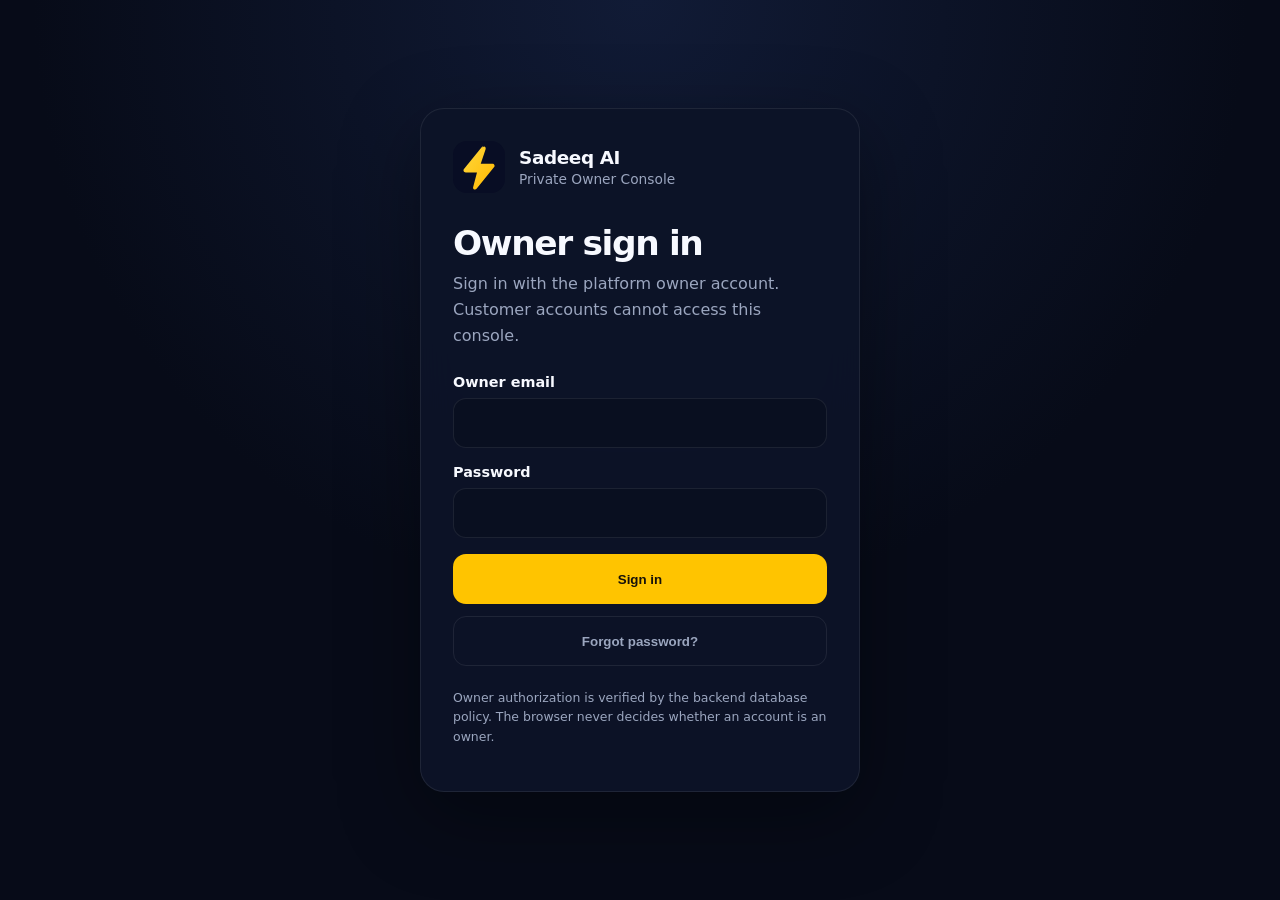
<file: index.html>
<!doctype html>
<html lang="en">
<head>
  <meta charset="utf-8">
  <meta name="viewport" content="width=device-width, initial-scale=1">
  <meta name="robots" content="noindex,nofollow">
  <meta http-equiv="refresh" content="0;url=./auth.html">
  <title>Sadeeq AI</title>
</head>
<body>
  <p>Redirecting to Sadeeq AI owner sign in…</p>
  <script>window.location.replace('./auth.html');</script>
</body>
</html>
</file>
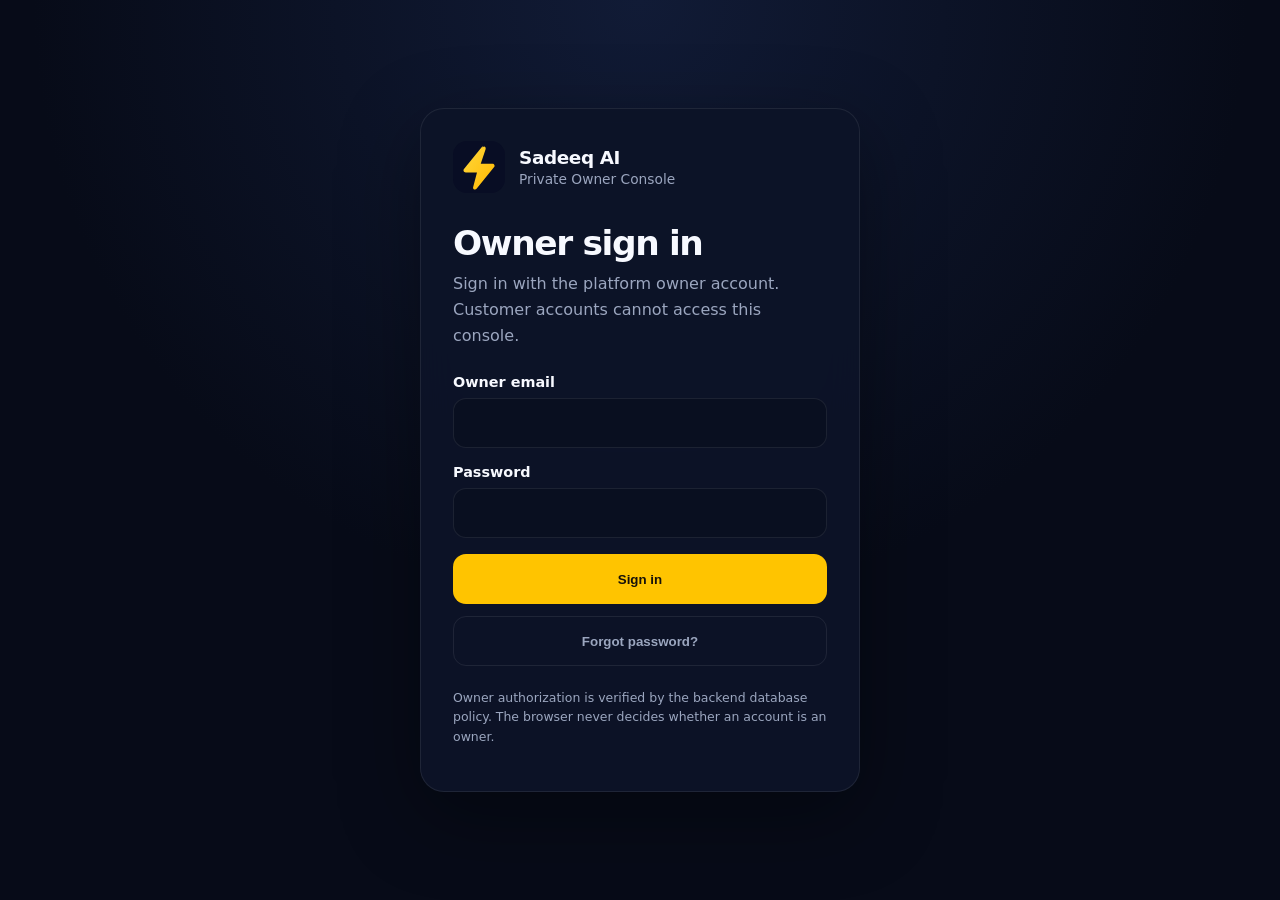
<file: auth.html>
<!doctype html>
<html lang="en">
<head>
  <meta charset="utf-8">
  <meta name="viewport" content="width=device-width, initial-scale=1">
  <meta name="robots" content="noindex,nofollow">
  <title>Sadeeq AI — Owner Sign In</title>
  <link rel="stylesheet" href="./assets/css/auth.css">
</head>
<body data-page="auth">
  <main>
    <section class="auth-card" aria-labelledby="page-title">
      <div class="brand">
        <img src="./assets/brand/sadeeq-logo.svg" alt="Sadeeq AI logo">
        <div>
          <strong>Sadeeq AI</strong>
          <span>Private Owner Console</span>
        </div>
      </div>

      <div id="login-view">
        <h1 id="page-title">Owner sign in</h1>
        <p class="subtitle">Sign in with the platform owner account. Customer accounts cannot access this console.</p>

        <form id="owner-login" novalidate>
          <div class="field">
            <label for="email">Owner email</label>
            <input id="email" name="email" type="email" autocomplete="username" required maxlength="254">
          </div>

          <div class="field">
            <label for="password">Password</label>
            <input id="password" name="password" type="password" autocomplete="current-password" required minlength="8">
          </div>

          <button type="submit">Sign in</button>
        </form>

        <button id="reset-password" class="secondary" type="button">Forgot password?</button>
      </div>

      <div id="reset-view" hidden>
        <h1>Set a new password</h1>
        <p class="subtitle">Choose a new password for the authenticated owner account.</p>
        <form id="change-password" novalidate>
          <div class="field">
            <label for="new-password">New password</label>
            <input id="new-password" name="newPassword" type="password" autocomplete="new-password" required minlength="12">
          </div>
          <div class="field">
            <label for="confirm-password">Confirm new password</label>
            <input id="confirm-password" name="confirmPassword" type="password" autocomplete="new-password" required minlength="12">
          </div>
          <button type="submit">Update password</button>
        </form>
      </div>

      <p class="status" data-auth-status hidden role="alert"></p>
      <p class="security-note">Owner authorization is verified by the backend database policy. The browser never decides whether an account is an owner.</p>
    </section>
  </main>

  <script type="module" src="./src/auth/auth.js"></script>
</body>
</html>
</file>
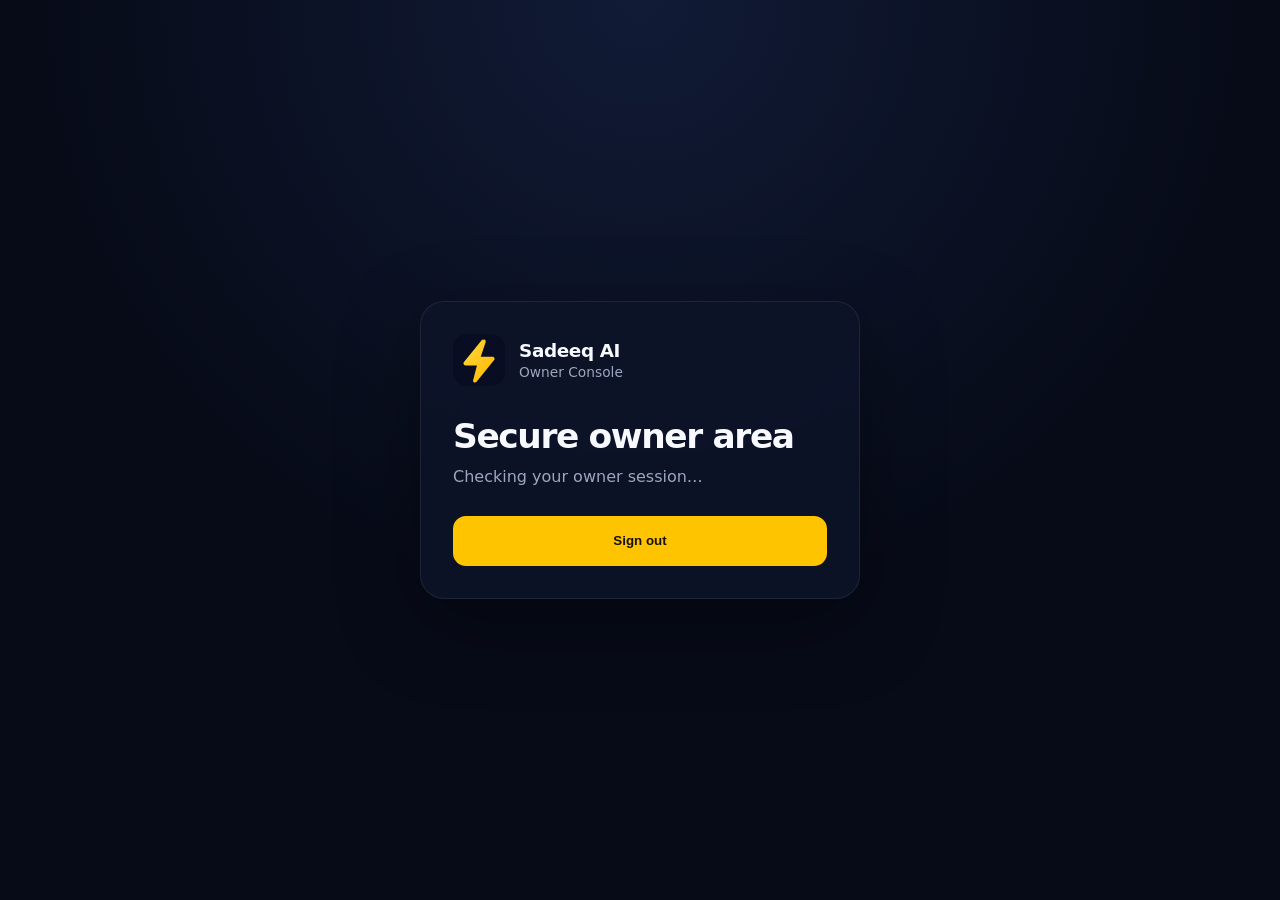
<file: dashboard.html>
<!doctype html>
<html lang="en">
<head>
  <meta charset="utf-8">
  <meta name="viewport" content="width=device-width, initial-scale=1">
  <meta name="robots" content="noindex,nofollow">
  <title>Sadeeq AI — Owner Console</title>
  <link rel="stylesheet" href="./assets/css/auth.css">
</head>
<body>
  <main>
    <section class="auth-card" aria-labelledby="page-title">
      <div class="brand">
        <img src="./assets/brand/sadeeq-logo.svg" alt="Sadeeq AI logo">
        <div>
          <strong>Sadeeq AI</strong>
          <span>Owner Console</span>
        </div>
      </div>
      <h1 id="page-title">Secure owner area</h1>
      <p class="subtitle" id="owner-state">Checking your owner session…</p>
      <button data-logout type="button">Sign out</button>
    </section>
  </main>

  <script type="module">
    import { requireOwner, bindLogout } from './src/auth/auth.js';

    const state = document.querySelector('#owner-state');
    const result = await requireOwner();
    if (result) {
      state.textContent = `Authenticated as ${result.owner.display_name || 'Sadeeq AI Owner'}.`;
      bindLogout();
    }
  </script>
</body>
</html>
</file>
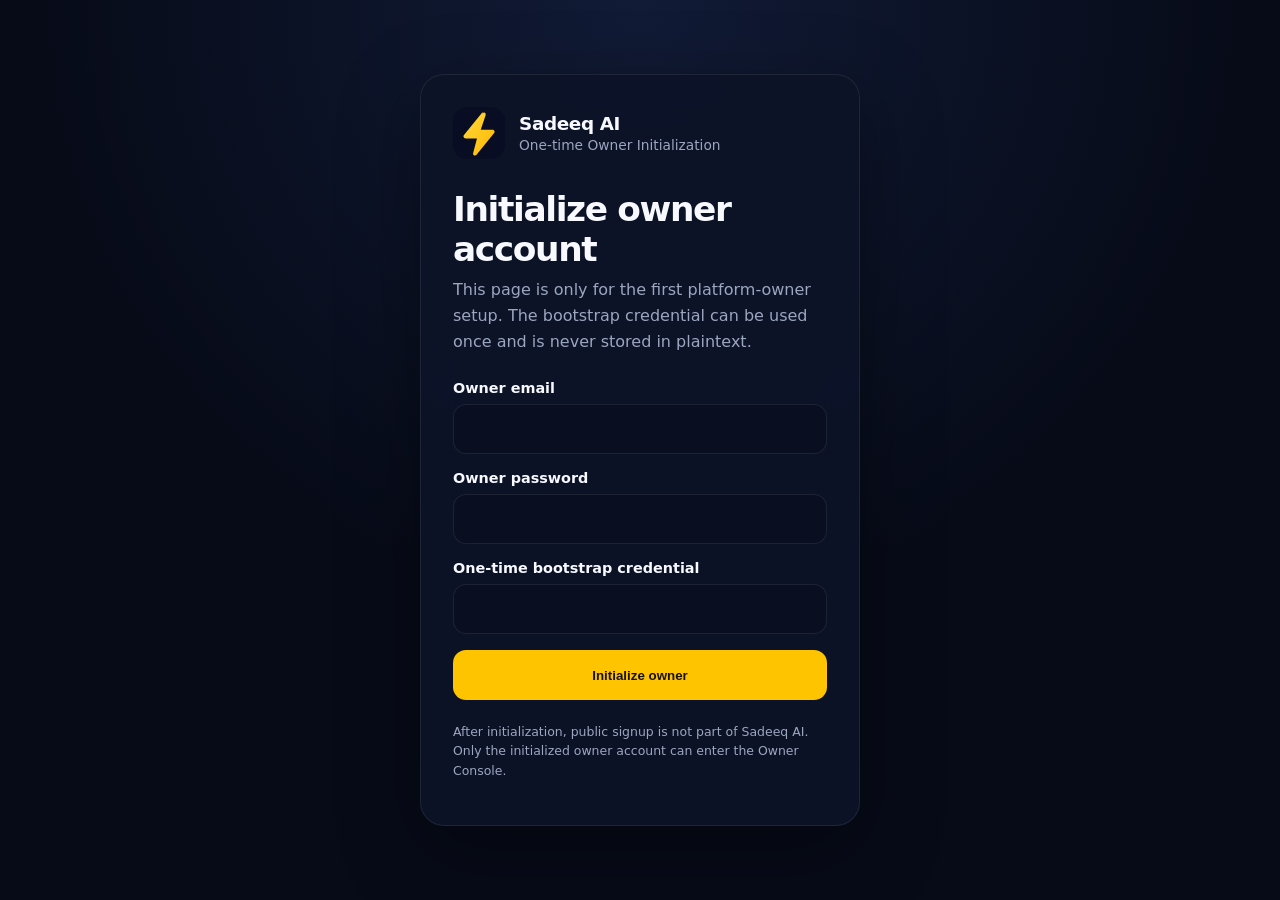
<file: initialize-owner.html>
<!doctype html>
<html lang="en">
<head>
  <meta charset="utf-8">
  <meta name="viewport" content="width=device-width, initial-scale=1">
  <meta name="robots" content="noindex,nofollow">
  <title>Sadeeq AI — Owner Initialization</title>
  <link rel="stylesheet" href="./assets/css/auth.css">
</head>
<body>
  <main>
    <section class="auth-card" aria-labelledby="page-title">
      <div class="brand">
        <img src="./assets/brand/sadeeq-logo.svg" alt="Sadeeq AI logo">
        <div>
          <strong>Sadeeq AI</strong>
          <span>One-time Owner Initialization</span>
        </div>
      </div>

      <h1 id="page-title">Initialize owner account</h1>
      <p class="subtitle">This page is only for the first platform-owner setup. The bootstrap credential can be used once and is never stored in plaintext.</p>

      <form id="owner-initialize" novalidate>
        <div class="field">
          <label for="email">Owner email</label>
          <input id="email" name="email" type="email" autocomplete="email" required maxlength="254">
        </div>
        <div class="field">
          <label for="password">Owner password</label>
          <input id="password" name="password" type="password" autocomplete="new-password" required minlength="12">
        </div>
        <div class="field">
          <label for="bootstrap-token">One-time bootstrap credential</label>
          <input id="bootstrap-token" name="bootstrapToken" type="password" autocomplete="off" required minlength="32" spellcheck="false">
        </div>
        <button type="submit">Initialize owner</button>
      </form>

      <p class="status" data-auth-status hidden role="alert"></p>
      <p class="security-note">After initialization, public signup is not part of Sadeeq AI. Only the initialized owner account can enter the Owner Console.</p>
    </section>
  </main>

  <script type="module" src="./src/auth/initialize-owner.js"></script>
</body>
</html>
</file>
<file: assets/css/auth.css>
:root {
  color-scheme: dark;
  --bg: #070b18;
  --panel: #0d1428;
  --panel-border: rgba(255,255,255,.08);
  --text: #f7f9ff;
  --muted: #9ba6bf;
  --accent: #ffc400;
  --danger: #ff6b7a;
  --success: #54d69a;
}

* { box-sizing: border-box; }

html, body { min-height: 100%; }

body {
  margin: 0;
  font-family: Inter, ui-sans-serif, system-ui, -apple-system, BlinkMacSystemFont, "Segoe UI", sans-serif;
  background: radial-gradient(circle at top, #111b36 0%, var(--bg) 55%);
  color: var(--text);
}

main {
  min-height: 100vh;
  display: grid;
  place-items: center;
  padding: 24px;
}

.auth-card {
  width: min(100%, 440px);
  padding: 32px;
  border: 1px solid var(--panel-border);
  border-radius: 24px;
  background: rgba(13, 20, 40, .94);
  box-shadow: 0 24px 80px rgba(0,0,0,.38);
  backdrop-filter: blur(18px);
}

.brand {
  display: flex;
  align-items: center;
  gap: 14px;
  margin-bottom: 30px;
}

.brand img {
  width: 52px;
  height: 52px;
  border-radius: 14px;
  object-fit: cover;
}

.brand strong { font-size: 1.15rem; letter-spacing: -.02em; }
.brand span { display: block; margin-top: 3px; color: var(--muted); font-size: .86rem; }

h1 { margin: 0 0 8px; font-size: clamp(1.7rem, 5vw, 2.15rem); letter-spacing: -.04em; }
.subtitle { margin: 0 0 26px; color: var(--muted); line-height: 1.6; }

.field { margin: 16px 0; }
label { display: block; margin-bottom: 8px; font-size: .9rem; font-weight: 650; }

input {
  width: 100%;
  min-height: 50px;
  border: 1px solid var(--panel-border);
  border-radius: 13px;
  background: #090f20;
  color: var(--text);
  padding: 0 14px;
  outline: none;
}

input:focus { border-color: rgba(255,196,0,.65); box-shadow: 0 0 0 3px rgba(255,196,0,.1); }

button {
  width: 100%;
  min-height: 50px;
  border: 0;
  border-radius: 13px;
  background: var(--accent);
  color: #17120a;
  font-weight: 800;
  cursor: pointer;
}

button:disabled { opacity: .65; cursor: wait; }
button:focus-visible { outline: 3px solid rgba(255,196,0,.35); outline-offset: 2px; }

.secondary {
  margin-top: 12px;
  background: transparent;
  color: var(--muted);
  border: 1px solid var(--panel-border);
}

.status {
  margin: 16px 0 0;
  padding: 12px 14px;
  border-radius: 12px;
  background: rgba(255,107,122,.08);
  color: #ffd7dc;
  line-height: 1.45;
  font-size: .9rem;
}

.status[data-type="success"] { background: rgba(84,214,154,.08); color: #c9f8df; }

.security-note {
  margin-top: 22px;
  color: var(--muted);
  font-size: .78rem;
  line-height: 1.55;
}

@media (max-width: 480px) {
  main { padding: 14px; }
  .auth-card { padding: 24px 18px; border-radius: 20px; }
}
</file>
